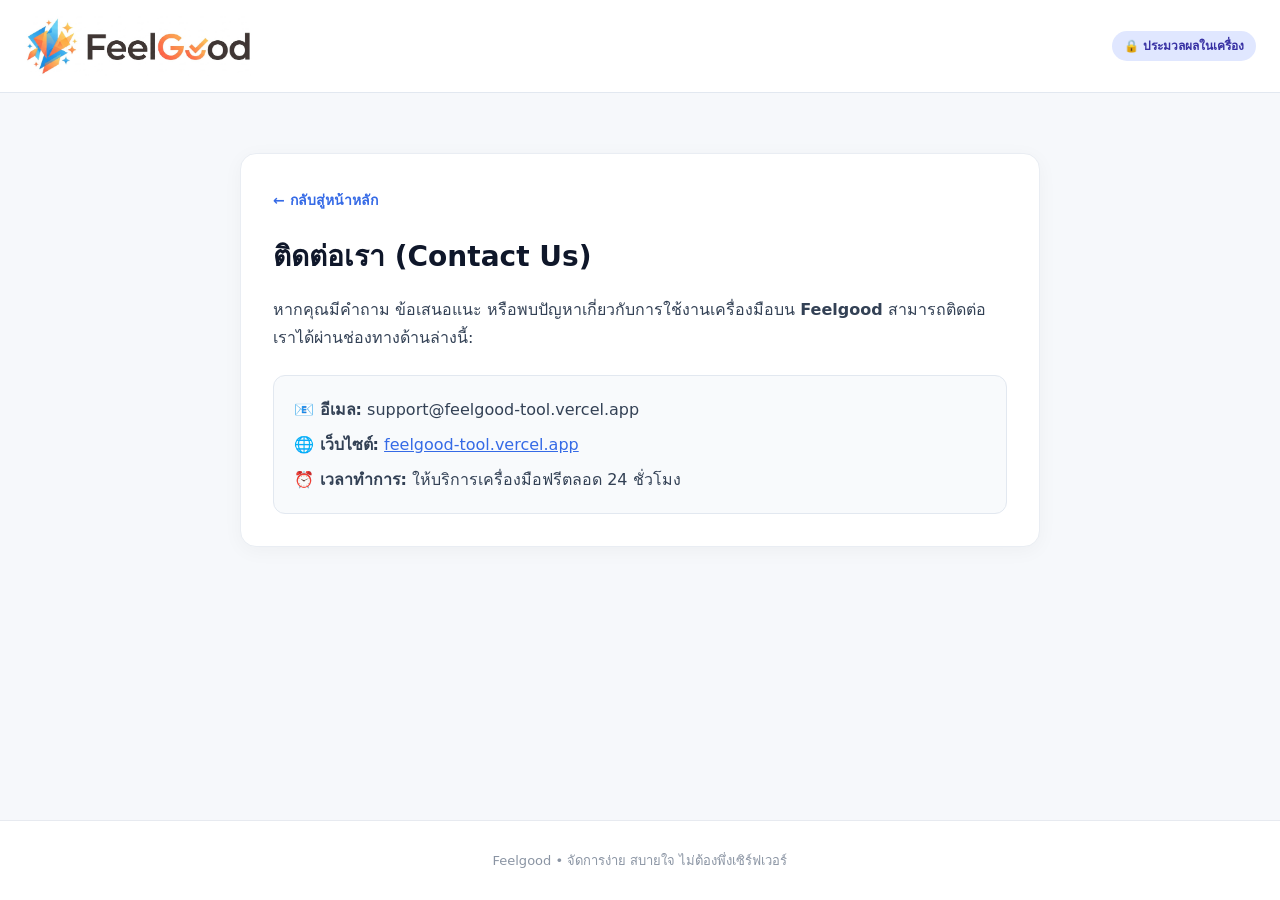
<file: contact.html>
<!doctype html>
<html lang="th">
<head>
  <meta charset="utf-8">
  <meta name="viewport" content="width=device-width, initial-scale=1">
  <title>ติดต่อเรา (Contact Us) — Feelgood</title>
  <link rel="stylesheet" href="style.css">
  <style>
    .legal-container {
      max-width: 800px;
      margin: 40px auto;
      padding: 32px;
      background: #ffffff;
      border-radius: 16px;
      box-shadow: 0 4px 20px rgba(0, 0, 0, 0.04);
      border: 1px solid #e9edf3;
      line-height: 1.7;
      color: #334155;
    }
    .legal-container h1 { font-size: 28px; color: #0f172a; margin-bottom: 16px; }
    .back-btn { display: inline-block; margin-bottom: 20px; color: #356ae6; text-decoration: none; font-weight: 600; font-size: 14px; }
  </style>
</head>
<body>
  <header class="top">
    <!-- แก้ไขเป็น -->
<a href="#" class="brand">
  <img src="LogoFeelGood.jpeg" alt="Feelgood Logo" class="brand-logo">
</a>
    <div class="badge">🔒 ประมวลผลในเครื่อง</div>
  </header>

  <main>
    <div class="legal-container">
      <a href="index.html" class="back-btn">← กลับสู่หน้าหลัก</a>
      <h1>ติดต่อเรา (Contact Us)</h1>
      <p>หากคุณมีคำถาม ข้อเสนอแนะ หรือพบปัญหาเกี่ยวกับการใช้งานเครื่องมือบน <strong>Feelgood</strong> สามารถติดต่อเราได้ผ่านช่องทางด้านล่างนี้:</p>
      
      <div style="margin-top: 24px; padding: 20px; background: #f8fafc; border-radius: 12px; border: 1px solid #e2e8f0;">
        <p style="margin-bottom: 8px;"><strong>📧 อีเมล:</strong> support@feelgood-tool.vercel.app</p>
        <p style="margin-bottom: 8px;"><strong>🌐 เว็บไซต์:</strong> <a href="https://feelgood-tool.vercel.app" style="color:#356ae6;">feelgood-tool.vercel.app</a></p>
        <p><strong>⏰ เวลาทำการ:</strong> ให้บริการเครื่องมือฟรีตลอด 24 ชั่วโมง</p>
      </div>
    </div>
  </main>

  <footer>
    <div class="footer-content">
      <p>Feelgood • จัดการง่าย สบายใจ ไม่ต้องพึ่งเซิร์ฟเวอร์</p>
    </div>
  </footer>
</body>
</html>
</file>
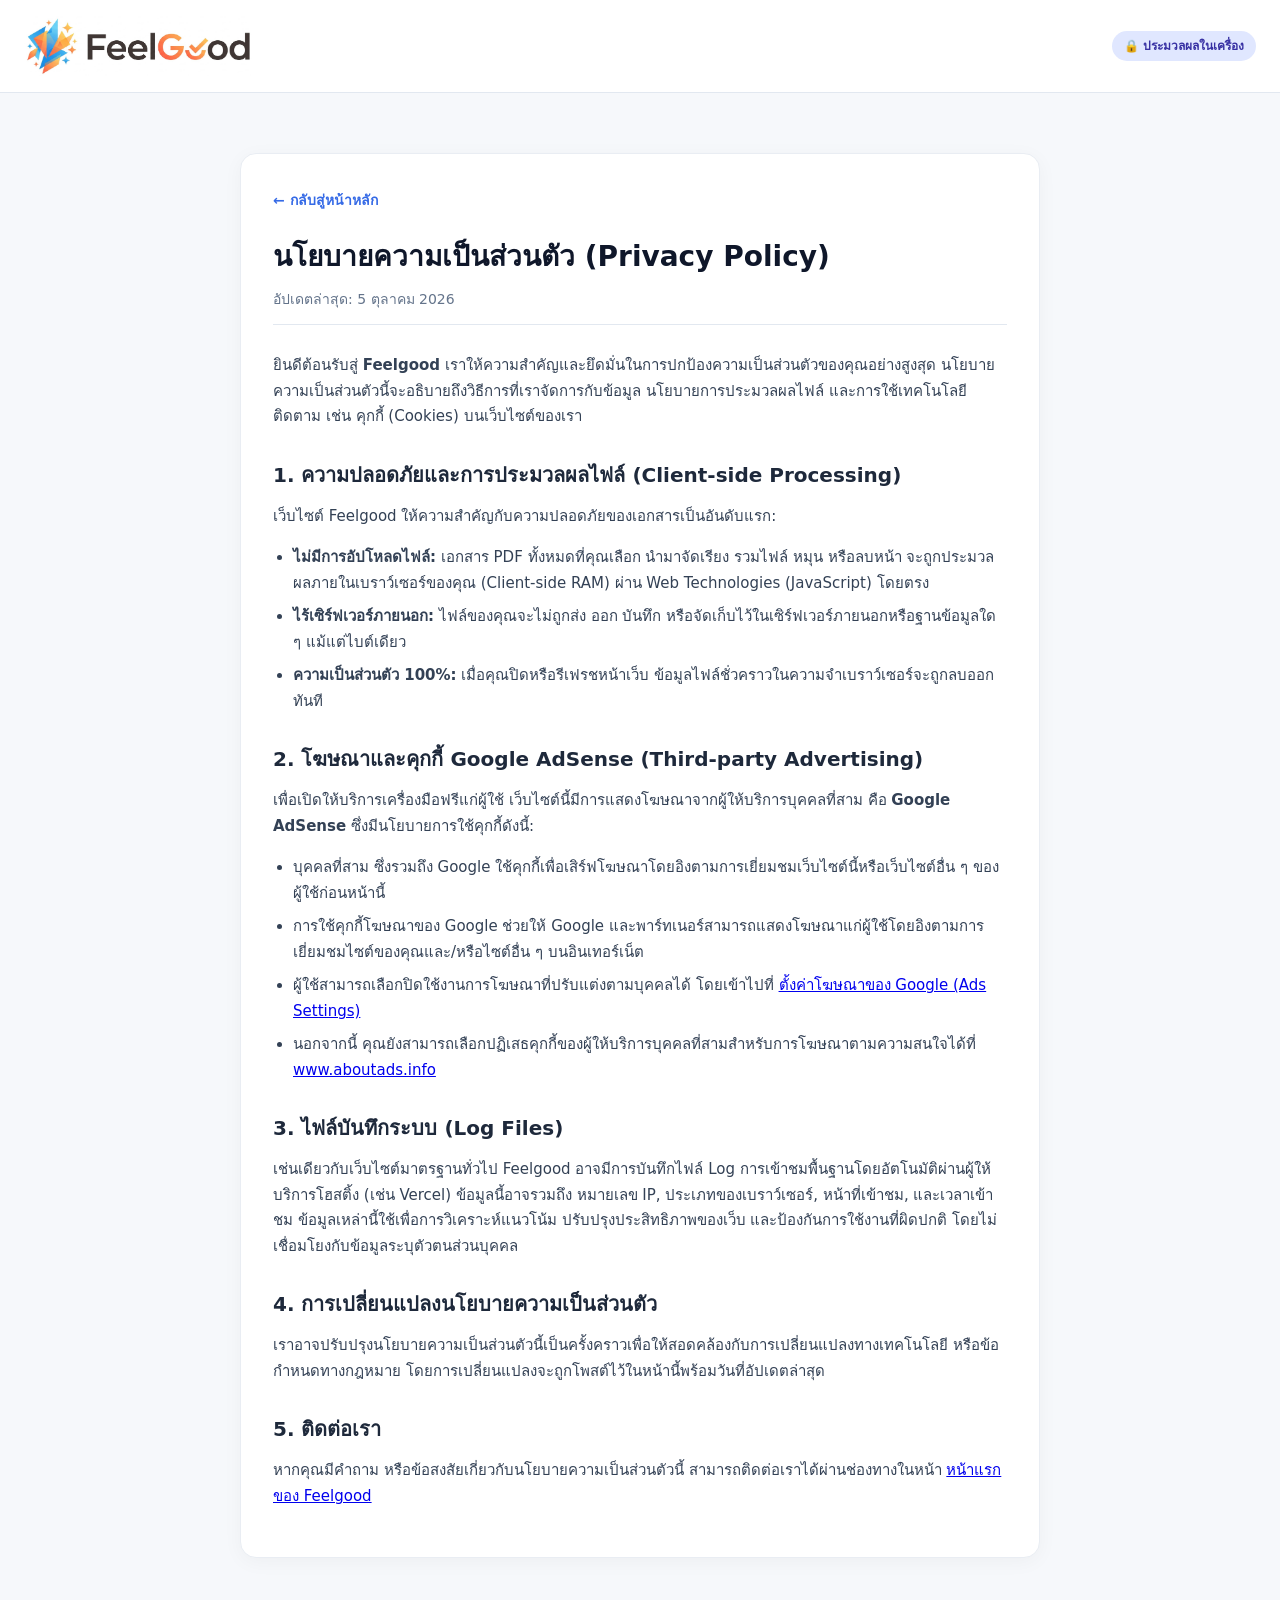
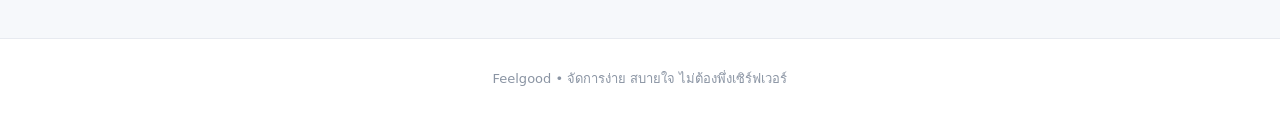
<file: privacy.html>
<!doctype html>
<html lang="th">
<head>
  <meta charset="utf-8">
  <meta name="viewport" content="width=device-width, initial-scale=1">
  <title>นโยบายความเป็นส่วนตัว (Privacy Policy) — Feelgood</title>
  <meta name="description" content="นโยบายความเป็นส่วนตัวของ Feelgood ชี้แจงเกี่ยวกับการประมวลผลไฟล์ PDF ภายในเครื่องผู้ใช้และการใช้ คุกกี้ (Cookies) สำหรับ Google AdSense">
  <link rel="stylesheet" href="style.css">
  <style>
    .legal-container {
      max-width: 800px;
      margin: 40px auto;
      padding: 32px;
      background: #ffffff;
      border-radius: 16px;
      box-shadow: 0 4px 20px rgba(0, 0, 0, 0.04);
      border: 1px solid #e9edf3;
      line-height: 1.7;
      color: #334155;
    }
    .legal-container h1 {
      font-size: 28px;
      color: #0f172a;
      margin-bottom: 8px;
    }
    .legal-container .last-updated {
      font-size: 14px;
      color: #64748b;
      margin-bottom: 28px;
      border-bottom: 1px solid #e2e8f0;
      padding-bottom: 12px;
    }
    .legal-container h2 {
      font-size: 20px;
      color: #1e293b;
      margin-top: 28px;
      margin-bottom: 12px;
    }
    .legal-container p, .legal-container ul {
      margin-bottom: 16px;
      font-size: 15px;
    }
    .legal-container ul {
      padding-left: 20px;
    }
    .legal-container li {
      margin-bottom: 8px;
    }
    .back-btn {
      display: inline-block;
      margin-bottom: 20px;
      color: #356ae6;
      text-decoration: none;
      font-weight: 600;
      font-size: 14px;
    }
    .back-btn:hover {
      text-decoration: underline;
    }
  </style>
</head>
<body>

  <!-- Header Bar -->
  <header class="top">
    <!-- แก้ไขเป็น -->
<a href="#" class="brand">
  <img src="LogoFeelGood.jpeg" alt="Feelgood Logo" class="brand-logo">
</a>
    <div class="badge">🔒 ประมวลผลในเครื่อง</div>
  </header>

  <main>
    <div class="legal-container">
      <a href="index.html" class="back-btn">← กลับสู่หน้าหลัก</a>
      
      <h1>นโยบายความเป็นส่วนตัว (Privacy Policy)</h1>
      <div class="last-updated">อัปเดตล่าสุด: 5 ตุลาคม 2026</div>

      <p>ยินดีต้อนรับสู่ <strong>Feelgood</strong> เราให้ความสำคัญและยึดมั่นในการปกป้องความเป็นส่วนตัวของคุณอย่างสูงสุด นโยบายความเป็นส่วนตัวนี้จะอธิบายถึงวิธีการที่เราจัดการกับข้อมูล นโยบายการประมวลผลไฟล์ และการใช้เทคโนโลยีติดตาม เช่น คุกกี้ (Cookies) บนเว็บไซต์ของเรา</p>

      <h2>1. ความปลอดภัยและการประมวลผลไฟล์ (Client-side Processing)</h2>
      <p>เว็บไซต์ Feelgood ให้ความสำคัญกับความปลอดภัยของเอกสารเป็นอันดับแรก:</p>
      <ul>
        <li><strong>ไม่มีการอัปโหลดไฟล์:</strong> เอกสาร PDF ทั้งหมดที่คุณเลือก นำมาจัดเรียง รวมไฟล์ หมุน หรือลบหน้า จะถูกประมวลผลภายในเบราว์เซอร์ของคุณ (Client-side RAM) ผ่าน Web Technologies (JavaScript) โดยตรง</li>
        <li><strong>ไร้เซิร์ฟเวอร์ภายนอก:</strong> ไฟล์ของคุณจะไม่ถูกส่ง ออก บันทึก หรือจัดเก็บไว้ในเซิร์ฟเวอร์ภายนอกหรือฐานข้อมูลใด ๆ แม้แต่ไบต์เดียว</li>
        <li><strong>ความเป็นส่วนตัว 100%:</strong> เมื่อคุณปิดหรือรีเฟรชหน้าเว็บ ข้อมูลไฟล์ชั่วคราวในความจำเบราว์เซอร์จะถูกลบออกทันที</li>
      </ul>

      <h2>2. โฆษณาและคุกกี้ Google AdSense (Third-party Advertising)</h2>
      <p>เพื่อเปิดให้บริการเครื่องมือฟรีแก่ผู้ใช้ เว็บไซต์นี้มีการแสดงโฆษณาจากผู้ให้บริการบุคคลที่สาม คือ <strong>Google AdSense</strong> ซึ่งมีนโยบายการใช้คุกกี้ดังนี้:</p>
      <ul>
        <li>บุคคลที่สาม ซึ่งรวมถึง Google ใช้คุกกี้เพื่อเสิร์ฟโฆษณาโดยอิงตามการเยี่ยมชมเว็บไซต์นี้หรือเว็บไซต์อื่น ๆ ของผู้ใช้ก่อนหน้านี้</li>
        <li>การใช้คุกกี้โฆษณาของ Google ช่วยให้ Google และพาร์ทเนอร์สามารถแสดงโฆษณาแก่ผู้ใช้โดยอิงตามการเยี่ยมชมไซต์ของคุณและ/หรือไซต์อื่น ๆ บนอินเทอร์เน็ต</li>
        <li>ผู้ใช้สามารถเลือกปิดใช้งานการโฆษณาที่ปรับแต่งตามบุคคลได้ โดยเข้าไปที่ <a href="https://www.google.com/settings/ads" target="_blank" rel="noopener noreferrer">ตั้งค่าโฆษณาของ Google (Ads Settings)</a></li>
        <li>นอกจากนี้ คุณยังสามารถเลือกปฏิเสธคุกกี้ของผู้ให้บริการบุคคลที่สามสำหรับการโฆษณาตามความสนใจได้ที่ <a href="https://www.aboutads.info/choices/" target="_blank" rel="noopener noreferrer">www.aboutads.info</a></li>
      </ul>

      <h2>3. ไฟล์บันทึกระบบ (Log Files)</h2>
      <p>เช่นเดียวกับเว็บไซต์มาตรฐานทั่วไป Feelgood อาจมีการบันทึกไฟล์ Log การเข้าชมพื้นฐานโดยอัตโนมัติผ่านผู้ให้บริการโฮสติ้ง (เช่น Vercel) ข้อมูลนี้อาจรวมถึง หมายเลข IP, ประเภทของเบราว์เซอร์, หน้าที่เข้าชม, และเวลาเข้าชม ข้อมูลเหล่านี้ใช้เพื่อการวิเคราะห์แนวโน้ม ปรับปรุงประสิทธิภาพของเว็บ และป้องกันการใช้งานที่ผิดปกติ โดยไม่เชื่อมโยงกับข้อมูลระบุตัวตนส่วนบุคคล</p>

      <h2>4. การเปลี่ยนแปลงนโยบายความเป็นส่วนตัว</h2>
      <p>เราอาจปรับปรุงนโยบายความเป็นส่วนตัวนี้เป็นครั้งคราวเพื่อให้สอดคล้องกับการเปลี่ยนแปลงทางเทคโนโลยี หรือข้อกำหนดทางกฎหมาย โดยการเปลี่ยนแปลงจะถูกโพสต์ไว้ในหน้านี้พร้อมวันที่อัปเดตล่าสุด</p>

      <h2>5. ติดต่อเรา</h2>
      <p>หากคุณมีคำถาม หรือข้อสงสัยเกี่ยวกับนโยบายความเป็นส่วนตัวนี้ สามารถติดต่อเราได้ผ่านช่องทางในหน้า <a href="index.html">หน้าแรกของ Feelgood</a></p>
    </div>
  </main>

  <footer>
    <div class="footer-content">
      <p>Feelgood • จัดการง่าย สบายใจ ไม่ต้องพึ่งเซิร์ฟเวอร์</p>
    </div>
  </footer>

</body>
</html>
</file>
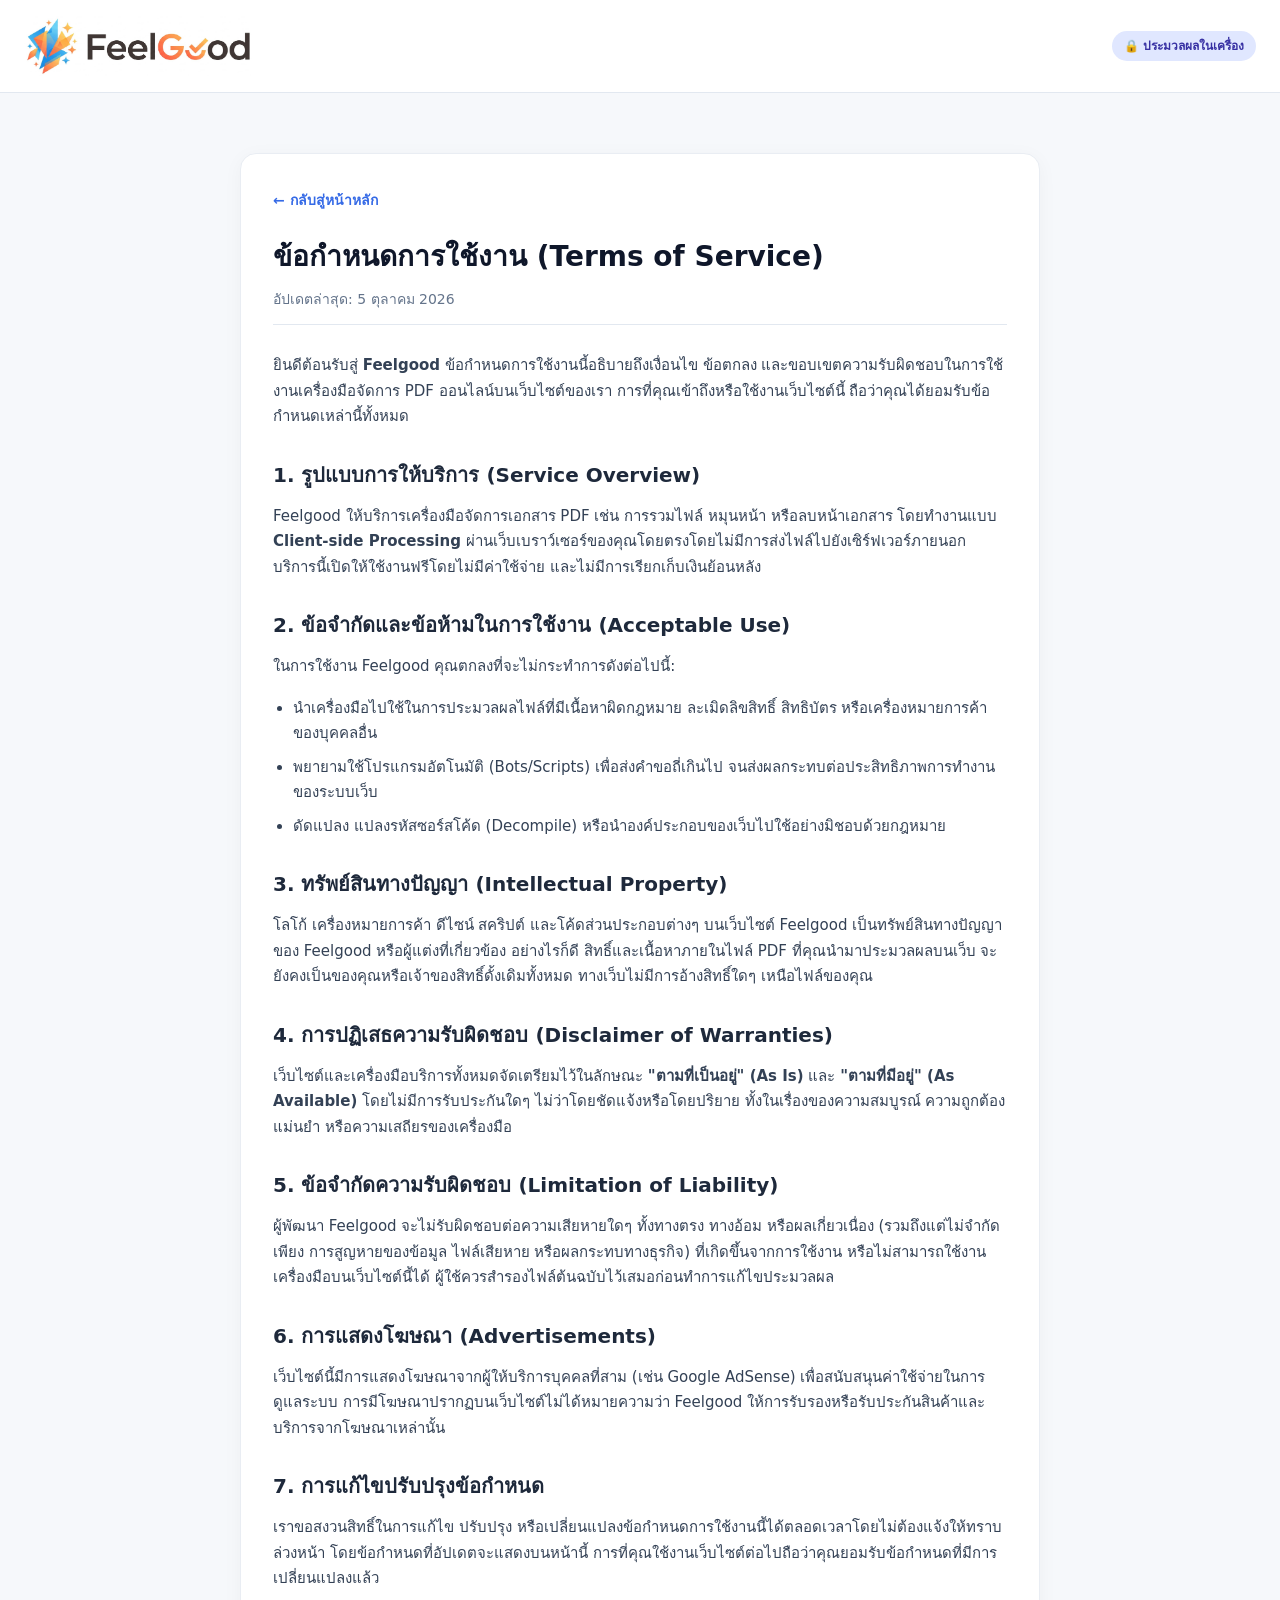
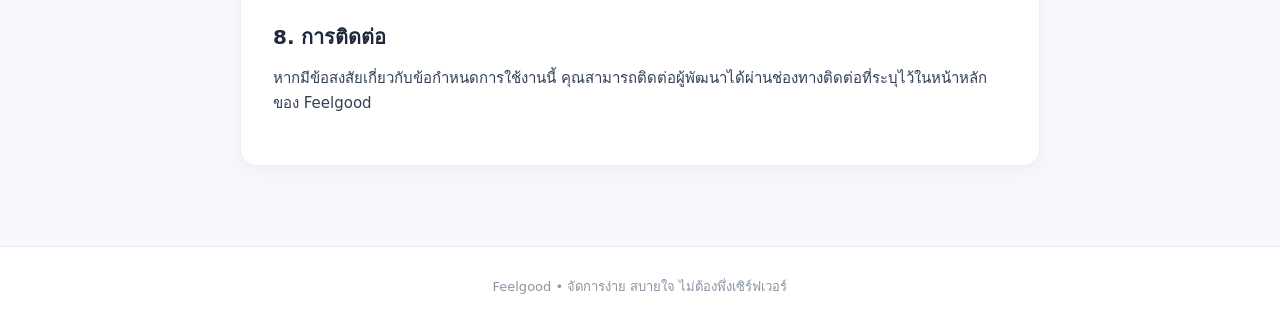
<file: terms.html>
<!doctype html>
<html lang="th">
<head>
  <meta charset="utf-8">
  <meta name="viewport" content="width=device-width, initial-scale=1">
  <title>ข้อกำหนดการใช้งาน (Terms of Service) — Feelgood</title>
  <meta name="description" content="ข้อกำหนดและเงื่อนไขการใช้งานบริการจัดการ PDF ออนไลน์ของ Feelgood">
  <link rel="stylesheet" href="style.css">
  <style>
    .legal-container {
      max-width: 800px;
      margin: 40px auto;
      padding: 32px;
      background: #ffffff;
      border-radius: 16px;
      box-shadow: 0 4px 20px rgba(0, 0, 0, 0.04);
      border: 1px solid #e9edf3;
      line-height: 1.7;
      color: #334155;
    }
    .legal-container h1 {
      font-size: 28px;
      color: #0f172a;
      margin-bottom: 8px;
    }
    .legal-container .last-updated {
      font-size: 14px;
      color: #64748b;
      margin-bottom: 28px;
      border-bottom: 1px solid #e2e8f0;
      padding-bottom: 12px;
    }
    .legal-container h2 {
      font-size: 20px;
      color: #1e293b;
      margin-top: 28px;
      margin-bottom: 12px;
    }
    .legal-container p, .legal-container ul {
      margin-bottom: 16px;
      font-size: 15px;
    }
    .legal-container ul {
      padding-left: 20px;
    }
    .legal-container li {
      margin-bottom: 8px;
    }
    .back-btn {
      display: inline-block;
      margin-bottom: 20px;
      color: #356ae6;
      text-decoration: none;
      font-weight: 600;
      font-size: 14px;
    }
    .back-btn:hover {
      text-decoration: underline;
    }
  </style>
</head>
<body>

  <!-- Header Bar -->
  <header class="top">
    <!-- แก้ไขเป็น -->
<a href="#" class="brand">
  <img src="LogoFeelGood.jpeg" alt="Feelgood Logo" class="brand-logo">
</a>
    <div class="badge">🔒 ประมวลผลในเครื่อง</div>
  </header>

  <main>
    <div class="legal-container">
      <a href="index.html" class="back-btn">← กลับสู่หน้าหลัก</a>
      
      <h1>ข้อกำหนดการใช้งาน (Terms of Service)</h1>
      <div class="last-updated">อัปเดตล่าสุด: 5 ตุลาคม 2026</div>

      <p>ยินดีต้อนรับสู่ <strong>Feelgood</strong> ข้อกำหนดการใช้งานนี้อธิบายถึงเงื่อนไข ข้อตกลง และขอบเขตความรับผิดชอบในการใช้งานเครื่องมือจัดการ PDF ออนไลน์บนเว็บไซต์ของเรา การที่คุณเข้าถึงหรือใช้งานเว็บไซต์นี้ ถือว่าคุณได้ยอมรับข้อกำหนดเหล่านี้ทั้งหมด</p>

      <h2>1. รูปแบบการให้บริการ (Service Overview)</h2>
      <p>Feelgood ให้บริการเครื่องมือจัดการเอกสาร PDF เช่น การรวมไฟล์ หมุนหน้า หรือลบหน้าเอกสาร โดยทำงานแบบ <strong>Client-side Processing</strong> ผ่านเว็บเบราว์เซอร์ของคุณโดยตรงโดยไม่มีการส่งไฟล์ไปยังเซิร์ฟเวอร์ภายนอก บริการนี้เปิดให้ใช้งานฟรีโดยไม่มีค่าใช้จ่าย และไม่มีการเรียกเก็บเงินย้อนหลัง</p>

      <h2>2. ข้อจำกัดและข้อห้ามในการใช้งาน (Acceptable Use)</h2>
      <p>ในการใช้งาน Feelgood คุณตกลงที่จะไม่กระทำการดังต่อไปนี้:</p>
      <ul>
        <li>นำเครื่องมือไปใช้ในการประมวลผลไฟล์ที่มีเนื้อหาผิดกฎหมาย ละเมิดลิขสิทธิ์ สิทธิบัตร หรือเครื่องหมายการค้าของบุคคลอื่น</li>
        <li>พยายามใช้โปรแกรมอัตโนมัติ (Bots/Scripts) เพื่อส่งคำขอถี่เกินไป จนส่งผลกระทบต่อประสิทธิภาพการทำงานของระบบเว็บ</li>
        <li>ดัดแปลง แปลงรหัสซอร์สโค้ด (Decompile) หรือนำองค์ประกอบของเว็บไปใช้อย่างมิชอบด้วยกฎหมาย</li>
      </ul>

      <h2>3. ทรัพย์สินทางปัญญา (Intellectual Property)</h2>
      <p>โลโก้ เครื่องหมายการค้า ดีไซน์ สคริปต์ และโค้ดส่วนประกอบต่างๆ บนเว็บไซต์ Feelgood เป็นทรัพย์สินทางปัญญาของ Feelgood หรือผู้แต่งที่เกี่ยวข้อง อย่างไรก็ดี สิทธิ์และเนื้อหาภายในไฟล์ PDF ที่คุณนำมาประมวลผลบนเว็บ จะยังคงเป็นของคุณหรือเจ้าของสิทธิ์ดั้งเดิมทั้งหมด ทางเว็บไม่มีการอ้างสิทธิ์ใดๆ เหนือไฟล์ของคุณ</p>

      <h2>4. การปฏิเสธความรับผิดชอบ (Disclaimer of Warranties)</h2>
      <p>เว็บไซต์และเครื่องมือบริการทั้งหมดจัดเตรียมไว้ในลักษณะ <strong>"ตามที่เป็นอยู่" (As Is)</strong> และ <strong>"ตามที่มีอยู่" (As Available)</strong> โดยไม่มีการรับประกันใดๆ ไม่ว่าโดยชัดแจ้งหรือโดยปริยาย ทั้งในเรื่องของความสมบูรณ์ ความถูกต้องแม่นยำ หรือความเสถียรของเครื่องมือ</p>

      <h2>5. ข้อจำกัดความรับผิดชอบ (Limitation of Liability)</h2>
      <p>ผู้พัฒนา Feelgood จะไม่รับผิดชอบต่อความเสียหายใดๆ ทั้งทางตรง ทางอ้อม หรือผลเกี่ยวเนื่อง (รวมถึงแต่ไม่จำกัดเพียง การสูญหายของข้อมูล ไฟล์เสียหาย หรือผลกระทบทางธุรกิจ) ที่เกิดขึ้นจากการใช้งาน หรือไม่สามารถใช้งานเครื่องมือบนเว็บไซต์นี้ได้ ผู้ใช้ควรสำรองไฟล์ต้นฉบับไว้เสมอก่อนทำการแก้ไขประมวลผล</p>

      <h2>6. การแสดงโฆษณา (Advertisements)</h2>
      <p>เว็บไซต์นี้มีการแสดงโฆษณาจากผู้ให้บริการบุคคลที่สาม (เช่น Google AdSense) เพื่อสนับสนุนค่าใช้จ่ายในการดูแลระบบ การมีโฆษณาปรากฏบนเว็บไซต์ไม่ได้หมายความว่า Feelgood ให้การรับรองหรือรับประกันสินค้าและบริการจากโฆษณาเหล่านั้น</p>

      <h2>7. การแก้ไขปรับปรุงข้อกำหนด</h2>
      <p>เราขอสงวนสิทธิ์ในการแก้ไข ปรับปรุง หรือเปลี่ยนแปลงข้อกำหนดการใช้งานนี้ได้ตลอดเวลาโดยไม่ต้องแจ้งให้ทราบล่วงหน้า โดยข้อกำหนดที่อัปเดตจะแสดงบนหน้านี้ การที่คุณใช้งานเว็บไซต์ต่อไปถือว่าคุณยอมรับข้อกำหนดที่มีการเปลี่ยนแปลงแล้ว</p>

      <h2>8. การติดต่อ</h2>
      <p>หากมีข้อสงสัยเกี่ยวกับข้อกำหนดการใช้งานนี้ คุณสามารถติดต่อผู้พัฒนาได้ผ่านช่องทางติดต่อที่ระบุไว้ในหน้าหลักของ Feelgood</p>
    </div>
  </main>

  <footer>
    <div class="footer-content">
      <p>Feelgood • จัดการง่าย สบายใจ ไม่ต้องพึ่งเซิร์ฟเวอร์</p>
    </div>
  </footer>

</body>
</html>
</file>
<file: style.css>
/* ========================================== */
/* Global Reset & Base Styles                 */
/* ========================================== */
* {
  box-sizing: border-box;
  margin: 0;
  padding: 0;
  font-family: system-ui, -apple-system, BlinkMacSystemFont, 'Segoe UI', Roboto, Oxygen, Ubuntu, Cantarell, 'Open Sans', 'Helvetica Neue', sans-serif;
}

body {
  background-color: #f6f8fb;
  color: #1e293b;
  line-height: 1.5;
  min-height: 100vh;
  display: flex;
  flex-direction: column;
}

main {
  flex: 1;
  width: 100%;
  max-width: 900px;
  margin: 0 auto;
  padding: 20px 16px 40px;
}

.hidden {
  display: none !important;
}

/* ========================================== */
/* Top Header & Navigation Bar               */
/* ========================================== */
header.top {
  display: flex;
  align-items: center;
  justify-content: space-between;
  padding: 16px 24px;
  background: #ffffff;
  border-bottom: 1px solid #e2e8f0;
  position: sticky;
  top: 0;
  z-index: 100;
}

.brand {
  display: flex;
  align-items: center;
  gap: 8px;
  font-size: 20px;
  font-weight: 700;
  color: #0f172a;
  text-decoration: none;
}

.brand span {
  color: #356ae6;
}

.nav-menu {
  display: flex;
  gap: 16px;
}

.nav-link {
  text-decoration: none;
  color: #475569;
  font-weight: 600;
  font-size: 14px;
  transition: color 0.2s;
}

.nav-link:hover,
.nav-link.active {
  color: #356ae6;
}

.badge {
  background: #e0e7ff;
  color: #3730a3;
  padding: 6px 12px;
  border-radius: 20px;
  font-size: 12px;
  font-weight: 600;
}

/* กำหนดขนาดรูปภาพโลโก้ใน Header */
.brand-logo {
  height: 60px; /* ปรับเพิ่ม/ลดความสูงตามความเหมาะสมได้ครับ */
  width: auto;  /* ให้ความกว้างปรับอัตโนมัติตามสัดส่วนรูป */
  display: block;
  object-fit: contain;
}

/* ========================================== */
/* Hero Section & Card Components             */
/* ========================================== */
.hero {
  text-align: center;
  margin: 24px 0 32px;
}

.hero h1 {
  font-size: 28px;
  color: #0f172a;
  margin-bottom: 8px;
}

.hero p {
  color: #64748b;
  font-size: 15px;
}

.tools-grid {
  display: grid;
  grid-template-columns: repeat(auto-fit, minmax(250px, 1fr));
  gap: 20px;
  margin-top: 24px;
}

.tool-card {
  background: #ffffff;
  padding: 24px;
  border-radius: 16px;
  border: 1px solid #e2e8f0;
  box-shadow: 0 4px 6px -1px rgba(0, 0, 0, 0.04);
  display: flex;
  flex-direction: column;
  justify-content: space-between;
  text-decoration: none;
  color: inherit;
  transition: transform 0.2s, box-shadow 0.2s;
}

.tool-card:hover {
  transform: translateY(-2px);
  box-shadow: 0 10px 15px -3px rgba(0, 0, 0, 0.08);
}

.tool-icon {
  font-size: 32px;
  margin-bottom: 12px;
}

.tool-card h3 {
  font-size: 18px;
  color: #0f172a;
  margin-bottom: 8px;
}

.tool-card p {
  color: #64748b;
  font-size: 14px;
  margin-bottom: 20px;
  flex: 1;
}

.tool-btn {
  display: inline-block;
  background: #eff6ff;
  color: #2563eb;
  padding: 8px 16px;
  border-radius: 8px;
  font-weight: 600;
  font-size: 13px;
  text-align: center;
}

.card {
  background: #ffffff;
  border: 1px solid #e2e8f0;
  border-radius: 16px;
  padding: 24px;
  box-shadow: 0 4px 6px -1px rgba(0, 0, 0, 0.04);
}

/* ========================================== */
/* Drag & Drop File Area                      */
/* ========================================== */
.drop {
  display: flex;
  flex-direction: column;
  align-items: center;
  justify-content: center;
  border: 2px dashed #93c5fd;
  background: #eff6ff;
  border-radius: 16px;
  padding: 40px 20px;
  text-align: center;
  cursor: pointer;
  transition: background 0.2s, border-color 0.2s;
}

.drop:hover {
  background: #dbeafe;
  border-color: #356ae6;
}

.drop .icon {
  font-size: 40px;
  margin-bottom: 8px;
}

.drop strong {
  font-size: 16px;
  color: #1e293b;
}

.drop span {
  color: #64748b;
  font-size: 13px;
  margin: 4px 0;
}

.drop .btn-choose {
  background: #356ae6;
  color: #ffffff;
  padding: 8px 18px;
  border-radius: 8px;
  font-weight: 600;
  font-size: 14px;
  margin: 6px 0;
}

.drop small {
  color: #94a3b8;
  font-size: 12px;
}

/* ========================================== */
/* Action Buttons & Status                    */
/* ========================================== */
.actions {
  display: flex;
  justify-content: flex-end;
  gap: 12px;
  margin-top: 20px;
}

button.primary {
  background: #356ae6;
  color: #ffffff;
  border: none;
  padding: 10px 22px;
  border-radius: 10px;
  font-weight: 600;
  font-size: 14px;
  cursor: pointer;
  transition: background 0.2s;
}

button.primary:hover {
  background: #2554c7;
}

button.primary:disabled {
  background: #cbd5e1;
  cursor: not-allowed;
}

button.secondary {
  background: #f1f5f9;
  color: #334155;
  border: 1px solid #cbd5e1;
  padding: 10px 20px;
  border-radius: 10px;
  font-weight: 600;
  font-size: 14px;
  cursor: pointer;
}

button.secondary:hover {
  background: #e2e8f0;
}

button.secondary-sm {
  background: #ffffff;
  color: #475569;
  border: 1px solid #cbd5e1;
  padding: 6px 12px;
  border-radius: 6px;
  font-weight: 600;
  font-size: 12px;
  cursor: pointer;
}

button.secondary-sm:hover {
  background: #f8fafc;
}

.status {
  margin-top: 16px;
  font-size: 14px;
  text-align: center;
}

/* ========================================== */
/* Rotate Workspace & Page Grid Layout        */
/* ========================================== */
.workspace-toolbar {
  display: flex;
  justify-content: space-between;
  align-items: center;
  padding-bottom: 16px;
  border-bottom: 1px solid #e2e8f0;
  margin-bottom: 20px;
  flex-wrap: wrap;
  gap: 12px;
}

.fname-title {
  font-weight: 700;
  color: #0f172a;
  font-size: 15px;
}

.page-count-badge {
  background: #e2e8f0;
  color: #475569;
  padding: 2px 8px;
  border-radius: 12px;
  font-size: 12px;
  margin-left: 6px;
}

.global-actions {
  display: flex;
  gap: 8px;
}

.page-grid {
  display: grid;
  grid-template-columns: repeat(auto-fill, minmax(130px, 1fr));
  gap: 16px;
  margin-bottom: 20px;
}

.page-card {
  background: #f8fafc;
  border: 1px solid #e2e8f0;
  border-radius: 10px;
  padding: 10px;
  display: flex;
  flex-direction: column;
  align-items: center;
}

.page-card.deleted {
  opacity: 0.35;
  border-color: #ef4444;
  background: #fef2f2;
}

.page-card canvas {
  max-width: 100%;
  max-height: 150px;
  height: auto;
  border-radius: 4px;
  box-shadow: 0 2px 4px rgba(0, 0, 0, 0.08);
}

.page-num {
  font-size: 12px;
  font-weight: 600;
  color: #64748b;
  margin: 8px 0 4px;
}

.page-card-controls {
  display: flex;
  gap: 6px;
}

.btn-icon {
  background: #ffffff;
  border: 1px solid #cbd5e1;
  border-radius: 6px;
  width: 28px;
  height: 28px;
  display: inline-flex;
  align-items: center;
  justify-content: center;
  cursor: pointer;
  font-size: 13px;
}

.btn-icon:hover {
  background: #f1f5f9;
}

/* ========================================== */
/* Privacy & Info Banner Section              */
/* ========================================== */
section.privacy {
  background: #ffffff;
  border: 1px solid #e2e8f0;
  border-radius: 16px;
  padding: 24px;
  margin-top: 30px;
  text-align: center;
}

section.privacy h2 {
  font-size: 18px;
  color: #0f172a;
  margin-bottom: 8px;
}

section.privacy p {
  color: #64748b;
  font-size: 14px;
}

/* ========================================== */
/* AdSense & Banner Slots                     */
/* ========================================== */
.ad-container {
  max-width: 900px;
  margin: 20px auto;
  padding: 10px;
  background: #ffffff;
  border: 1px dashed #d1d5db;
  border-radius: 12px;
  min-height: 90px;
  display: flex;
  flex-direction: column;
  align-items: center;
  justify-content: center;
  overflow: hidden;
}

.ad-top {
  margin-top: 10px;
  margin-bottom: 20px;
}

.ad-bottom {
  margin-top: 30px;
  margin-bottom: 20px;
}

/* ========================================== */
/* Drag & Drop Reordering UI for Merge Tool  */
/* ========================================== */
.list {
  display: flex;
  flex-direction: column;
  gap: 8px;
  margin-top: 16px;
}

.list .item {
  display: flex;
  align-items: center;
  justify-content: space-between;
  padding: 12px 16px;
  border: 1px solid #e2e7ef;
  border-radius: 11px;
  background: #fafbfd;
  cursor: grab;
  user-select: none;
}

.list .item:active {
  cursor: grabbing;
}

.list .item.dragging {
  opacity: 0.5;
  background: #eaf0ff;
  border-color: #356ae6;
}

.file-details {
  display: flex;
  align-items: center;
  gap: 12px;
  overflow: hidden;
}

.file-name {
  font-weight: 600;
  font-size: 14px;
  white-space: nowrap;
  overflow: hidden;
  text-overflow: ellipsis;
  max-width: 300px;
}

.file-size {
  font-size: 12px;
  color: #7a8494;
}

.btn-remove {
  background: transparent;
  border: none;
  color: #dc2626;
  cursor: pointer;
  padding: 4px 8px;
  border-radius: 6px;
  font-size: 16px;
}

.btn-remove:hover {
  background: #fee2e2;
}

/* ========================================== */
/* Footer Content & Legal Links               */
/* ========================================== */
footer {
  text-align: center;
  color: #8a94a3;
  font-size: 13px;
  padding: 30px 20px;
  border-top: 1px solid #e7eaf0;
  background: #fff;
  margin-top: auto;
}

.footer-content {
  max-width: 900px;
  margin: 0 auto;
  display: flex;
  flex-direction: column;
  gap: 10px;
  align-items: center;
}

.footer-links {
  display: flex;
  flex-wrap: wrap;
  gap: 12px;
  justify-content: center;
  align-items: center;
}

.footer-links a {
  color: #5f6b7b;
  text-decoration: none;
  font-weight: 500;
}

.footer-links a:hover {
  color: #356ae6;
  text-decoration: underline;
}
</file>
